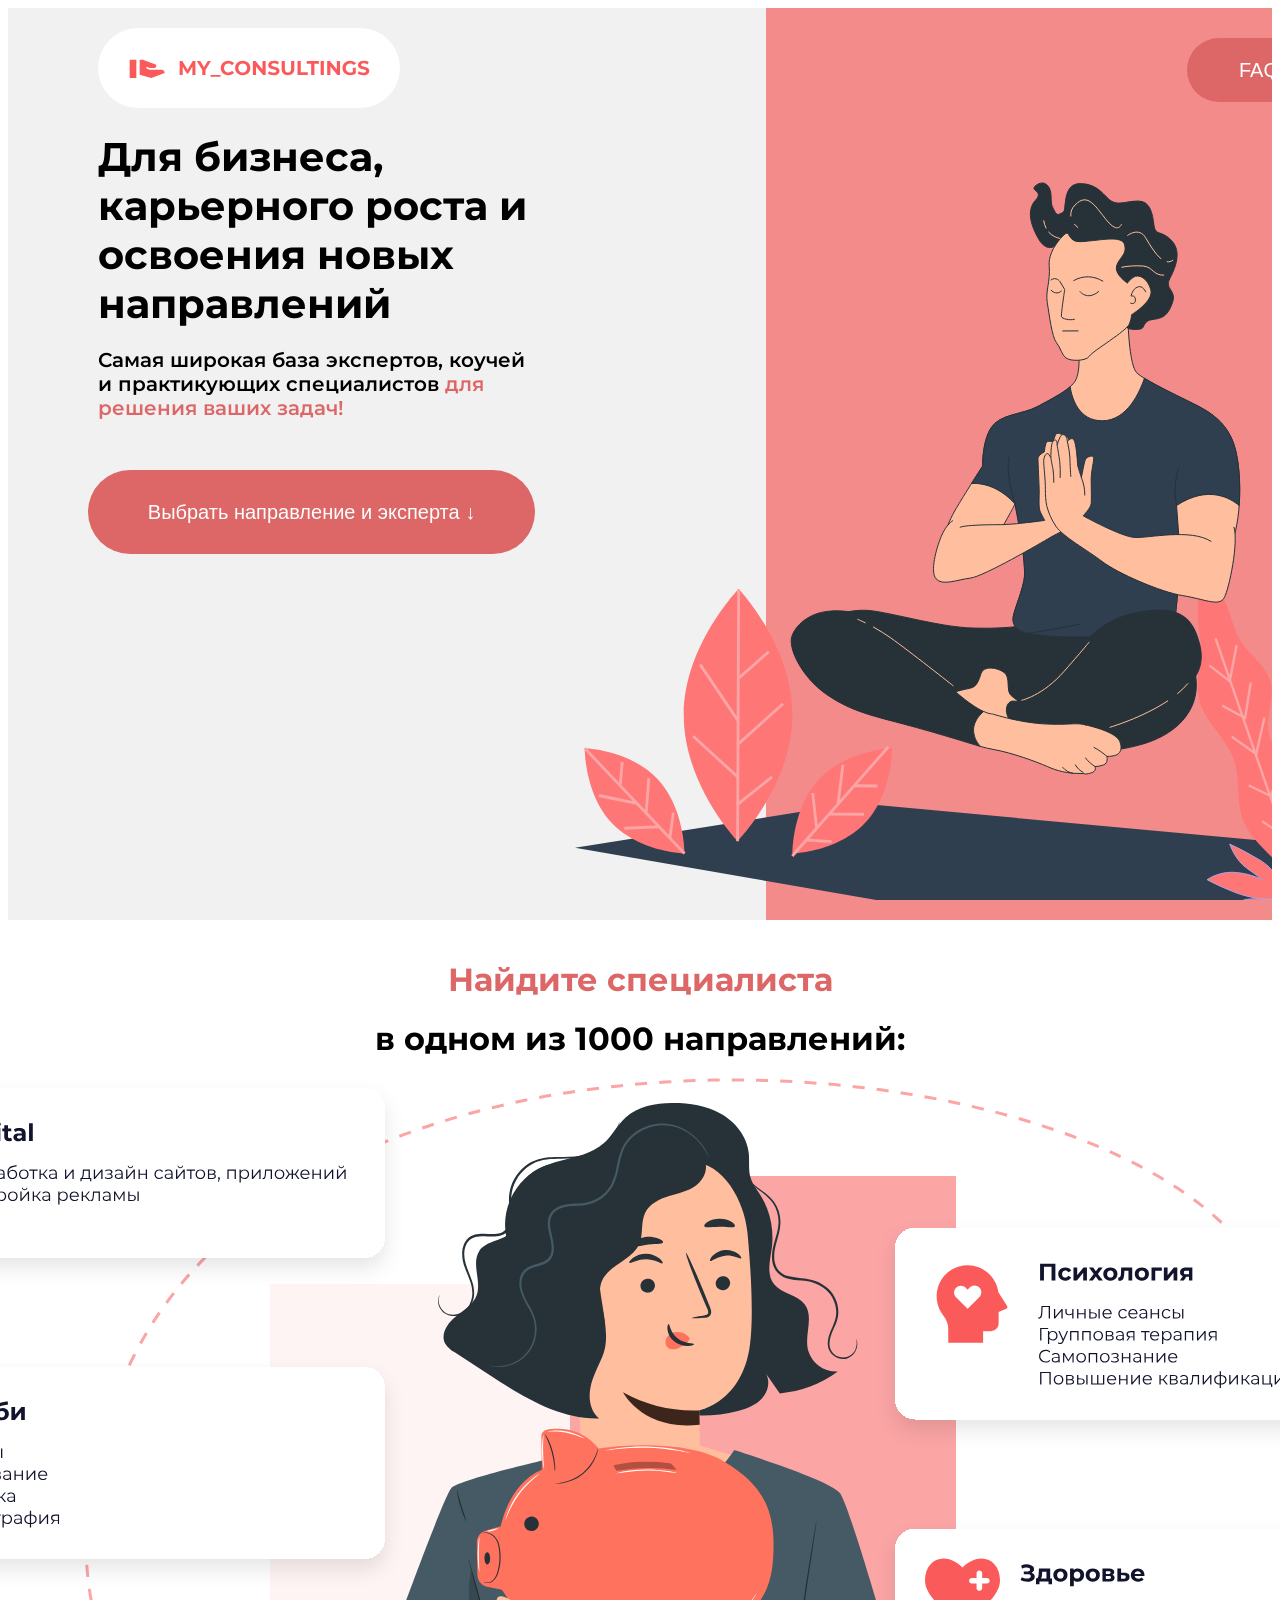
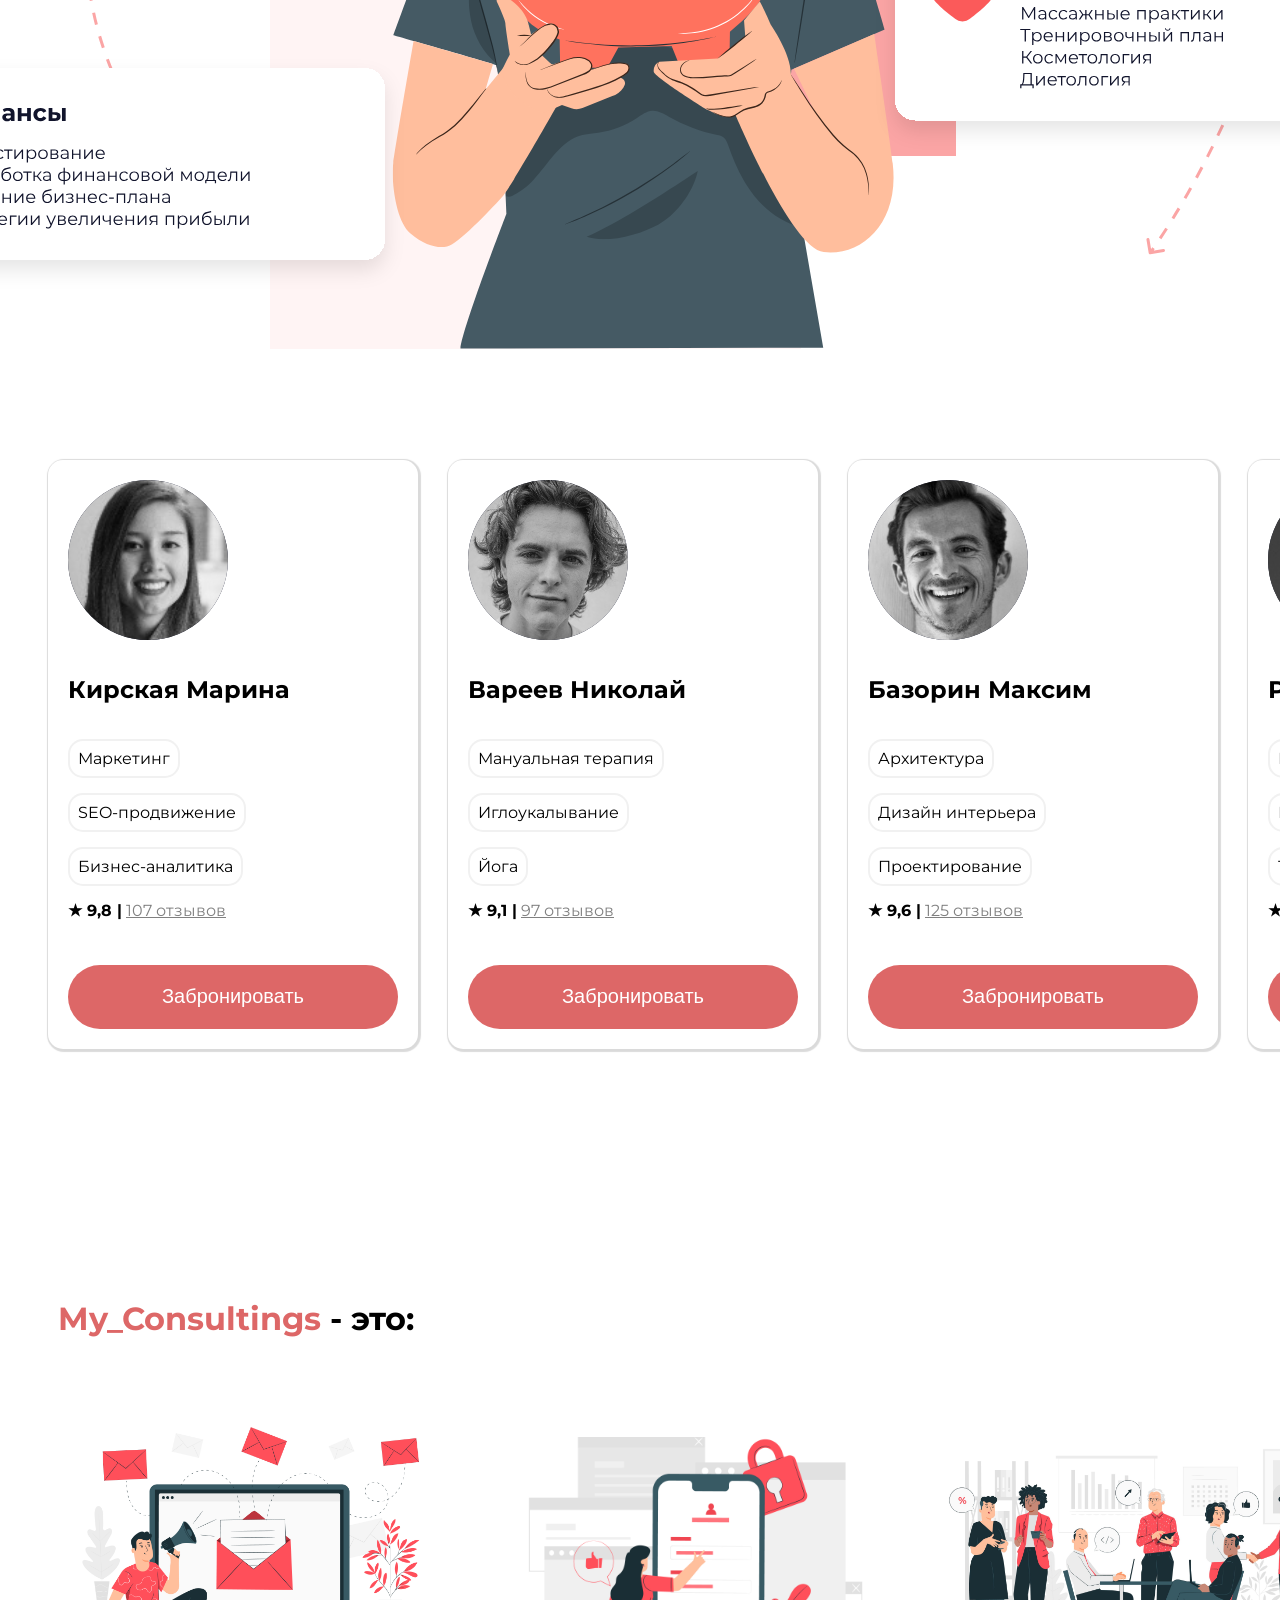
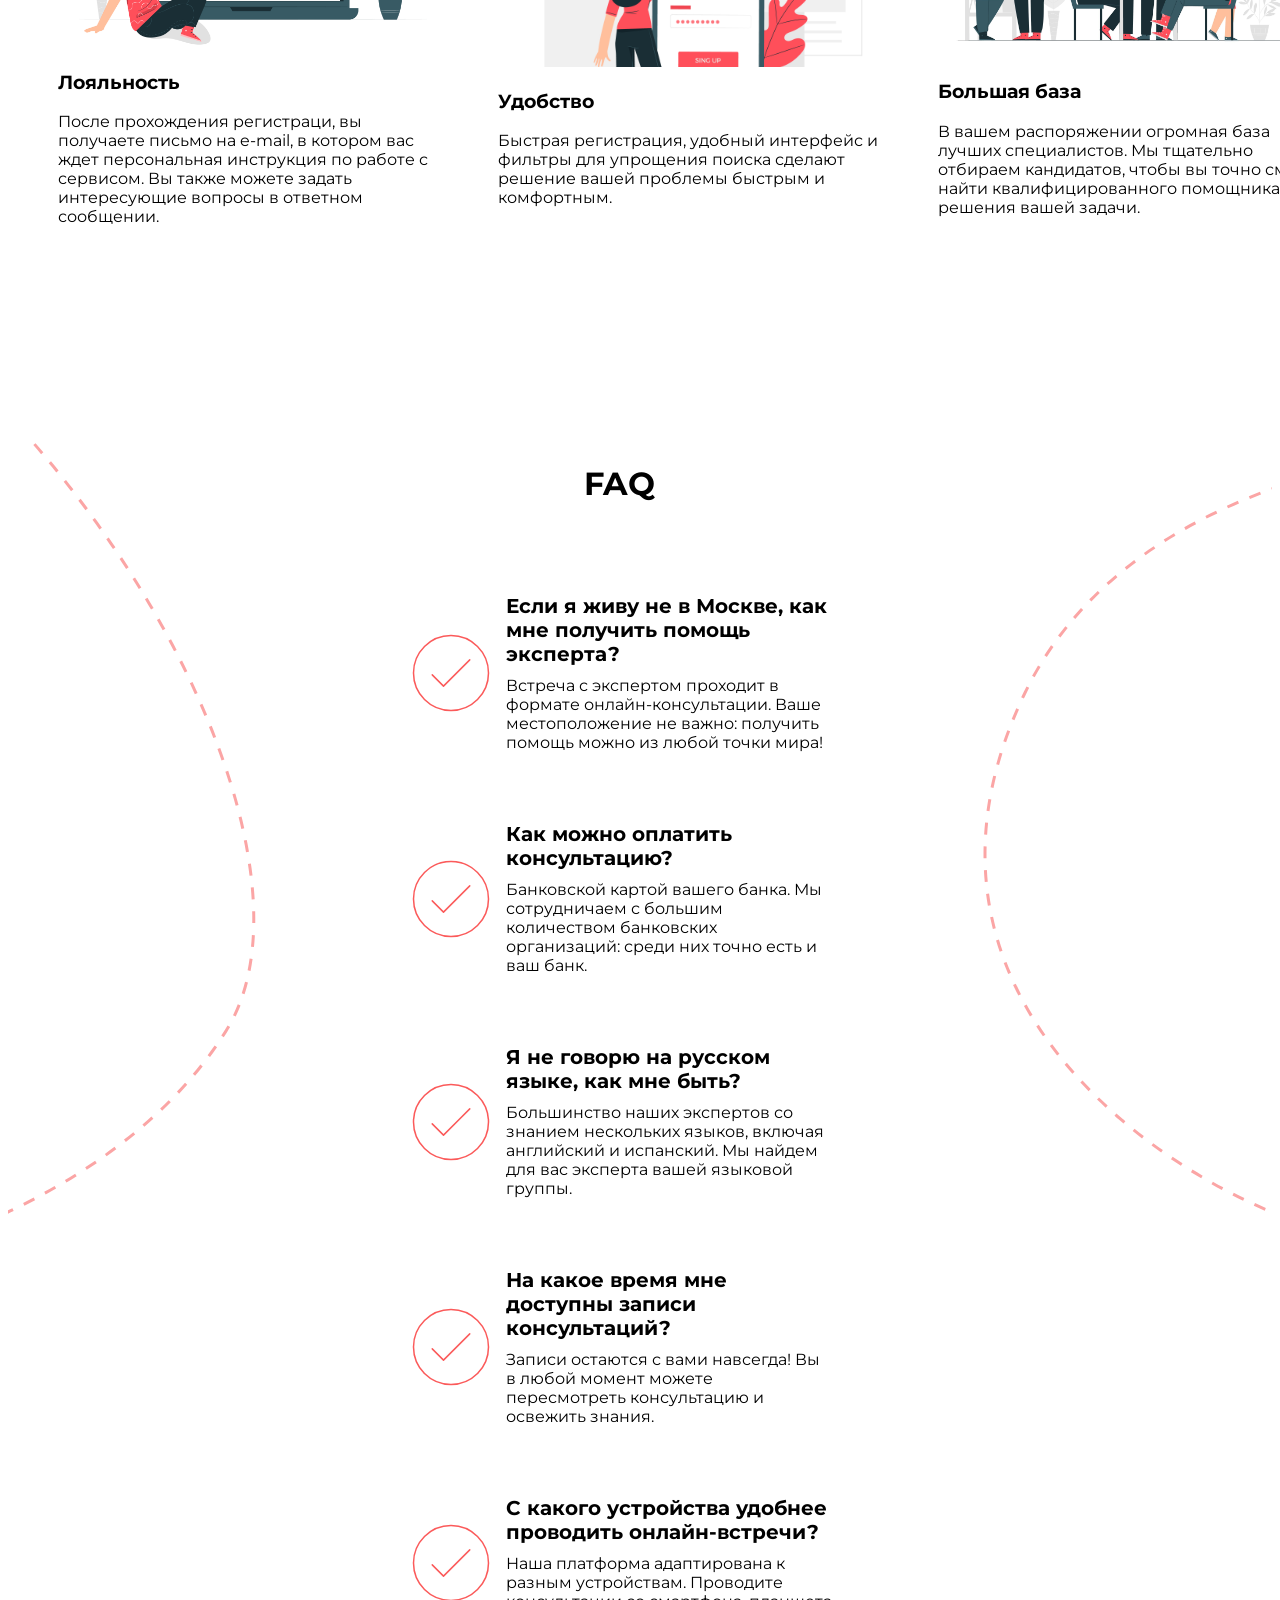
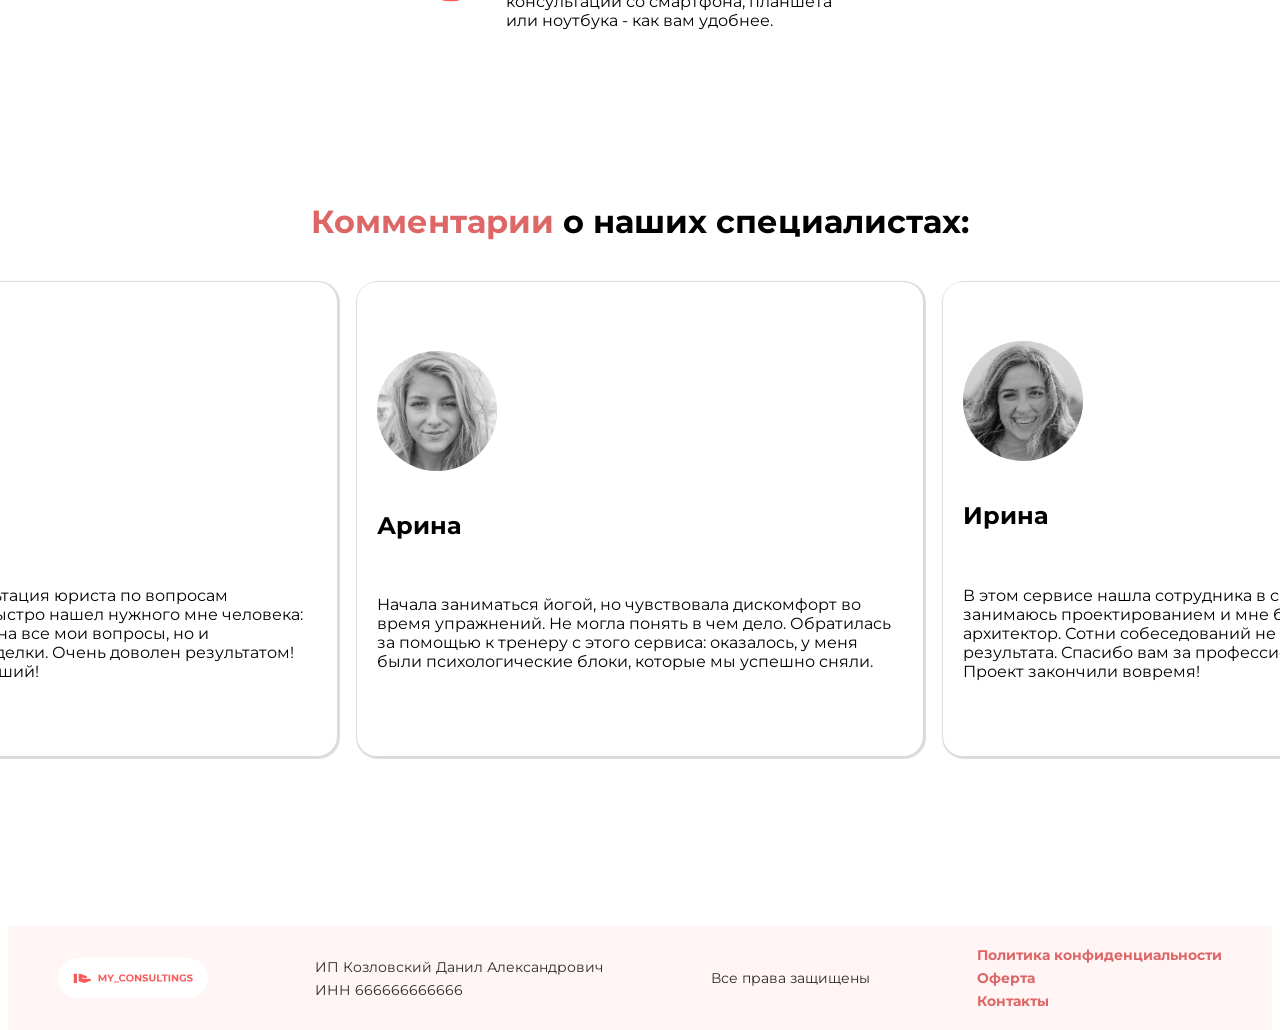
<file: index.html>
<!DOCTYPE html>
<html lang="ru">
<head>
    <link href='https://fonts.googleapis.com/css?family=Montserrat' rel='stylesheet'>
    <meta charset="UTF-8">
    <meta name="robots" content="noindex, nofollow">
    <meta name="viewport" content="width=device-width, initial-scale=1.0">
    <title>Консультація</title>
    <link rel="stylesheet" href="css/consultfigma.css">
</head>
<body>
<div class="headpage">
    <main class="main">
        <header class="header"><a href="#">
            <img src="img/logo_consult.svg" alt="logo" class="logo">
        </a>
        <div style="font-weight: bold; font-size: 40px; margin-top: 20px;">Для бизнеса, карьерного
             роста и освоения новых
              направлений</div>
              <p style="font-weight: 600; font-size: 20px">Самая широкая база экспертов, коучей и практикующих специалистов <span style="color: rgb(221, 103, 103);">для решения ваших задач!</span></p>
              <button class="button" style="width: 447px; height: 84px; margin-top: 30px ;margin-left: -10px"><a href="#">Выбрать направление и эксперта ↓</a></button>
        </header>
        <div class="blockimage">
        <div class="button-group">
            <button class="button" style="width: 145px; height: 64px;"><a href="#FAQ">FAQ</a></button>
            <button class="button" style="width: 178px; height: 64px;"><a href="#">ВОЙТИ</a></button>
        </div>
        <img src="img/Group.svg" alt="image" class="image">
        </div>
    </main>
</div>

<header class="header2">
    <span style="color:rgb(221, 103, 103) ;">Найдите специалиста</span> в одном из 1000 направлений:
    <div class="blockimage2">
        <img src="img/left.svg" alt="image" class="left">
        <img src="img/Bckgrnd_img.svg" alt="image" class="image2">
        <img src="img/right.svg" alt="image" class="right">
</header>

<div >
    <ul class="expert-list">
        <li class="expert-item">
            <img src="img/Ellipse 1.svg">
            <h2>Кирская Марина</h2>
            <div class="expert-info">Маркетинг</div>
            <div class="expert-info">SEO-продвижение</div>
            <div class="expert-info">Бизнес-аналитика</div>
            <div><span style="font-weight: bold">★ 9,8 |</span> <u style="color: gray;">107 отзывов</u></div>
            <button class="button" style="width: 330px; height: 64px; margin-top: 30px;"><a href="#">Забронировать</a></button>
        </li>
    
        <li class="expert-item" >
            
            <img src="img/Ellipse 1 (1).svg" alt="Эксперт">
            <h2>Вареев Николай</h2>
            <div class="expert-info">Мануальная терапия</div>
            <div class="expert-info">Иглоукалывание</div>
            <div class="expert-info">Йога</div>
            <div><span style="font-weight: bold">★ 9,1 |</span> <u style="color: gray;">97 отзывов</u></div>
            <button class="button" style="width: 330px; height: 64px; margin-top: 30px;"><a href="#">Забронировать</a></button>
        </li>

        <li class="expert-item">
            <img src="img/Ellipse 1 (2).svg">
            <h2>Базорин Максим</h2>
            <div class="expert-info">Архитектура</div>
            <div class="expert-info">Дизайн интерьера</div>
            <div class="expert-info">Проектирование</div>
            <div><span style="font-weight: bold">★ 9,6 |</span> <u style="color: gray;">125 отзывов</u></div>
            <button class="button" style="width: 330px; height: 64px; margin-top: 30px;"><a href="#">Забронировать</a></button>
        </li>

        <li class="expert-item" style="position: relative;">
            <div class="expert-10000">+<span style ="color:rgb(221, 103, 103); font-weight: bold;">10.000 экспертов</span></div>
            <img src="img/Ellipse 1 (3).svg">
            <h2>Рябова Ксения</h2>
            <div class="expert-info">Косметология</div>
            <div class="expert-info">Рябова Ксения</div>
            <div class="expert-info">Трихология</div>
            <div><span style="font-weight: bold">★ 9,3 |</span> <u style="color: gray;">91 отзыв</u></div>
            <button class="button" style="width: 330px; height: 64px; margin-top: 30px;"><a href="#">Забронировать</a></button>
        </li>
    </ul>

</div>

<h1 style="margin-top: 250px; margin-bottom: 80px; margin-right: 50px;
    margin-left: 50px;"><span style="color: rgb(221, 103, 103);">My_Consultings</span> - это:</h1>

<div class="imageblock">
    <div class="imagedesription">
    <img src="img/Rectangle 2.svg" alt="image" ><h3>Лояльность</h3>
<p>После прохождения регистраци, вы получаете письмо на e-mail, в котором вас ждет персональная инструкция по работе с сервисом. Вы также можете задать интересующие вопросы в ответном сообщении.</p>
</div>
    
        <div class="imagedesription">
        <img src="img/Rectangle 3.svg" alt="image"><h3>Удобство</h3>
        <p>Быстрая регистрация, удобный интерфейс и фильтры для упрощения поиска сделают решение вашей проблемы быстрым и комфортным.</p>
</div>

            <div class="imagedesription">
            <img src="img/Rectangle 4.svg" alt="image"><h3>Большая база</h3>
            <p>В вашем распоряжении огромная база лучших специалистов. Мы тщательно отбираем кандидатов, чтобы вы точно смогли найти квалифицированного помощника для решения вашей задачи.</p>

</div>

                <div class="imagedesription">
                <img src="img/Rectangle 5.svg" alt="image"><h3>Безопасность</h3>
                <p>Перед тем, как рекомендовать вам специалиста, мы тщательно проверяем его данные. Гарантируем комфорт и безопасность на нашем портале.</p>
</div>
</div>
<div class="FAQ-block">
  <img src="img/Vector 2.svg" class="FAQ-image-left">
<div id="FAQ" class="FAQ">
<h1>FAQ</h1> 
<div><img src="img/iconoir_check-circle.svg" class="check"><div class="question">Если я живу не в Москве, как мне получить помощь эксперта?</div>
<div class="answer">Встреча с экспертом проходит в формате онлайн-консультации. Ваше местоположение не важно: получить помощь можно из любой точки мира!</div>
</div>
<div><img src="img/iconoir_check-circle.svg" class="check"><div class="question">Как можно оплатить консультацию?</div>
<div class="answer">Банковской картой вашего банка. Мы сотрудничаем с большим количеством банковских организаций: среди них точно есть и ваш банк.</div>
</div>
<div><img src="img/iconoir_check-circle.svg" class="check"><div class="question">Я не говорю на русском языке, как мне быть?</div>
<div class="answer">Большинство наших экспертов со знанием нескольких языков, включая английский и испанский. Мы найдем для вас эксперта вашей языковой группы.</div>
</div>
<div><img src="img/iconoir_check-circle.svg" class="check"><div class="question">На какое время мне доступны записи консультаций?</div>
<div class="answer">Записи остаются с вами навсегда! Вы в любой момент можете пересмотреть консультацию и освежить знания.</div>
</div>
<div><img src="img/iconoir_check-circle.svg" class="check"><div class="question">С какого устройства удобнее проводить онлайн-встречи?</div>
<div class="answer">Наша платформа адаптирована к разным устройствам. Проводите консультации со смартфона, планшета или ноутбука - как вам удобнее.</div>
</div>
</div>
<img src="img/Vector 1.svg" class="FAQ-image-right">
</div>
<header class="header3">
<h1><span style="color: rgb(221, 103, 103);">Комментарии</span> о наших специалистах:</h1>
<div class="commentblock">
    <div class="comment">
        <img src="img/Ellipse 2.svg" alt="image" class="commentimage">
        <h2>Алексей</h2>
        <p>Мне нужна была консультация юриста по вопросам недвижимости. Очень быстро нашел нужного мне человека: он не только дал ответы на все мои вопросы, но и сопровождал до конца сделки. Очень доволен результатом! Этот сервис - просто лучший!</p>
    </div>
    <div class="comment">
        <img src="img/Ellipse 3.svg" alt="image" class="commentimage">
        <h2>Арина</h2>
        <p>Начала заниматься йогой, но чувствовала дискомфорт во время упражнений. Не могла понять в чем дело. Обратилась за помощью к тренеру с этого сервиса: оказалось, у меня были психологические блоки, которые мы успешно сняли.</p>
    </div>
    <div class="comment">
        <img src="img/Ellipse 4.svg" alt="image" class="commentimage">
        <h2>Ирина</h2>
        <p>В этом сервисе нашла сотрудника в свою команду. Я занимаюсь проектированием и мне был необходим архитектор. Сотни собеседований не дали никакого результата. Спасибо вам за профессионала своего дела. Проект закончили вовремя!</p>
    </div>
</div>
    </header>

<footer class="footer">
    <div class="footer-text"><img src="img/logo_consult.svg"></div>
    <div class="footer-text">ИП Козловский Данил Александрович
        <div>ИНН 666666666666</div>
    </div>
    <div class="footer-text">Все права защищены</div>
    <div class="footer-text">
        <a href="#">Политика конфиденциальности</a>
        <a href="#">Оферта</a>
        <a href="#">Контакты</a>
    </div>
</footer>
        
</body>
</html>
</file>
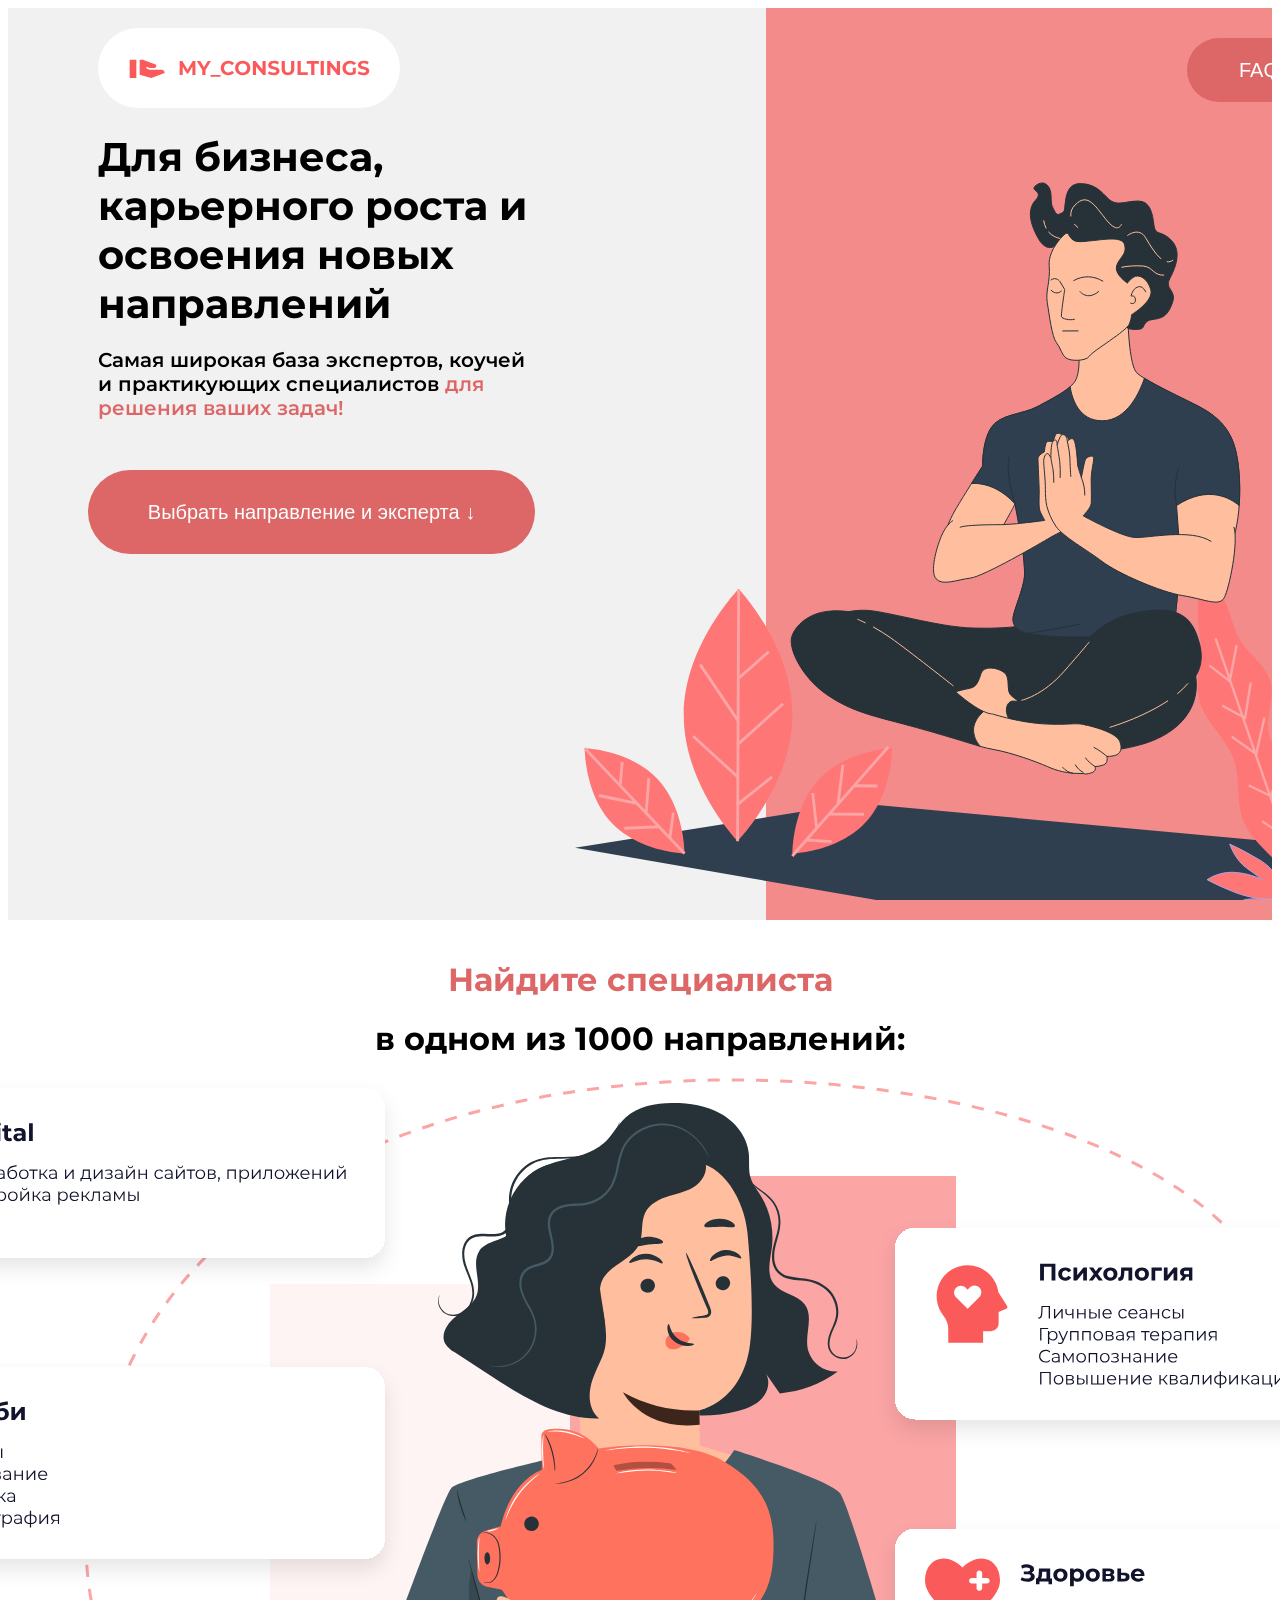
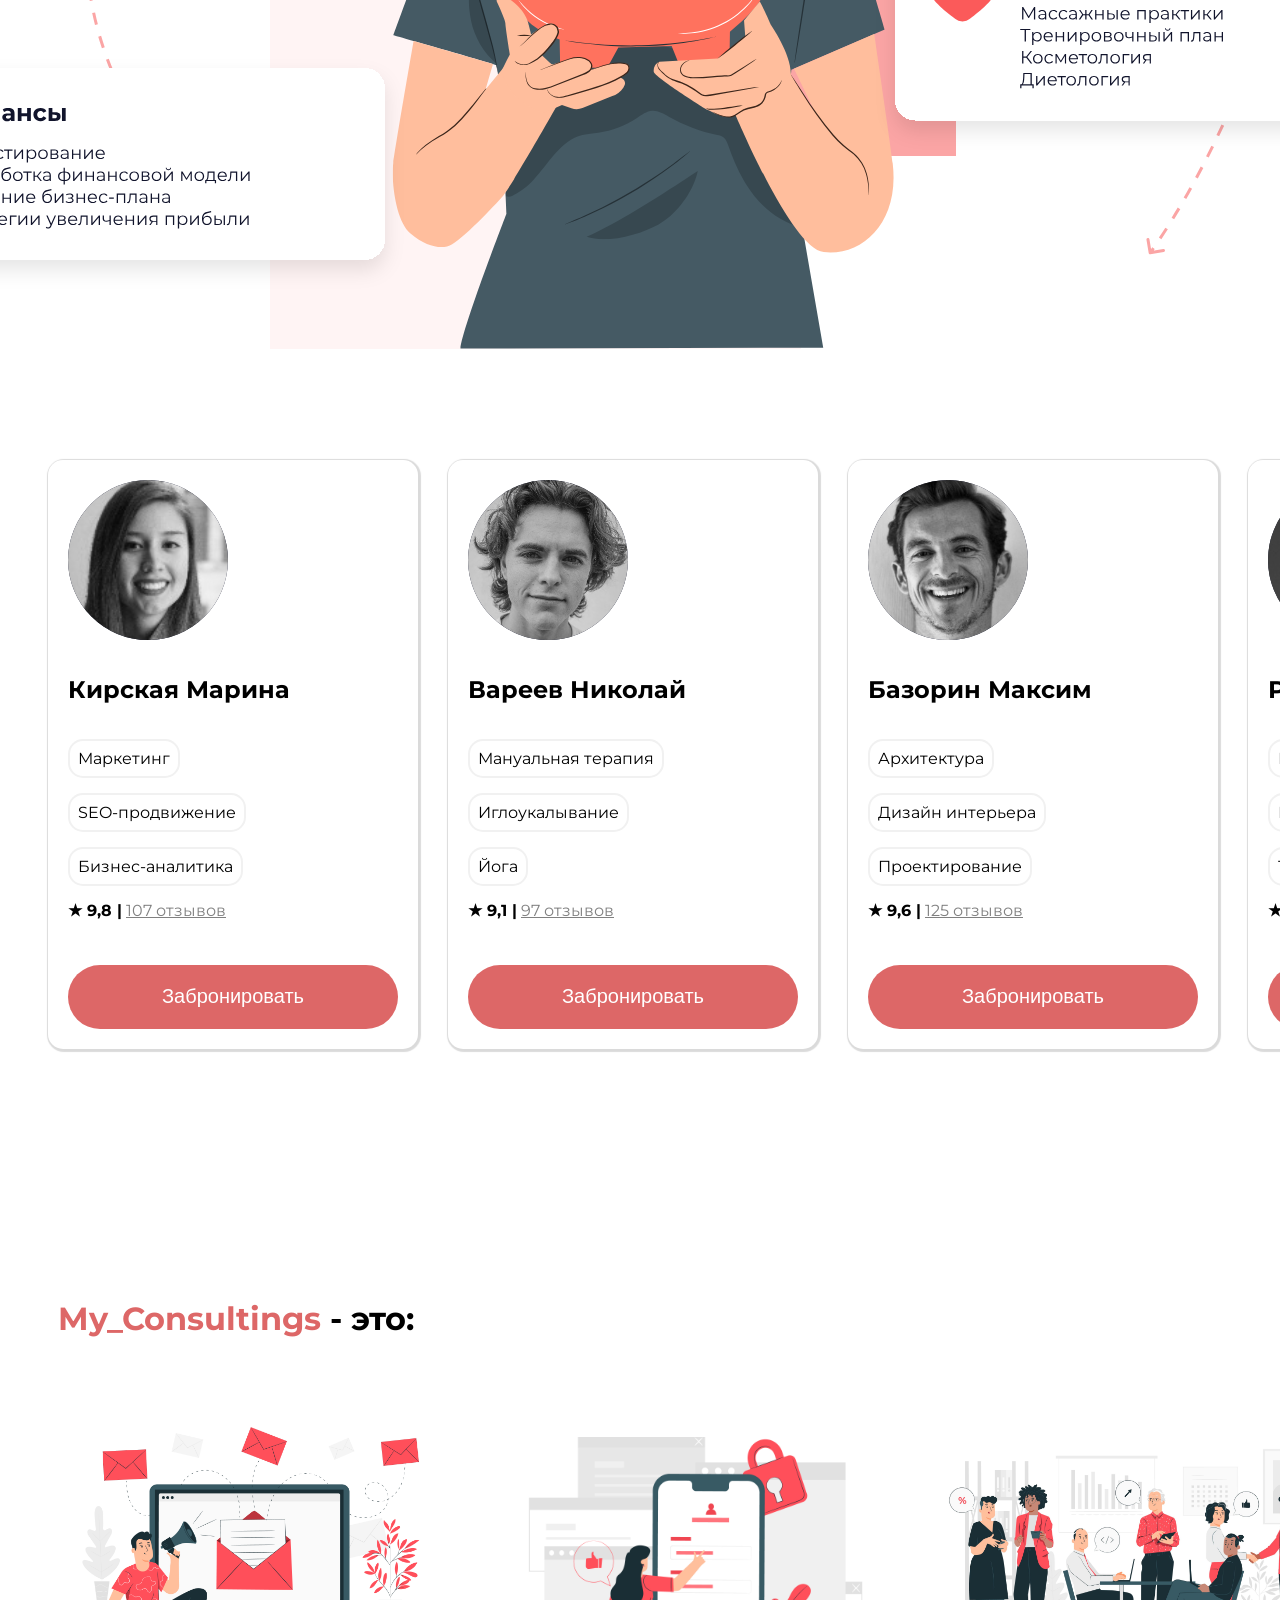
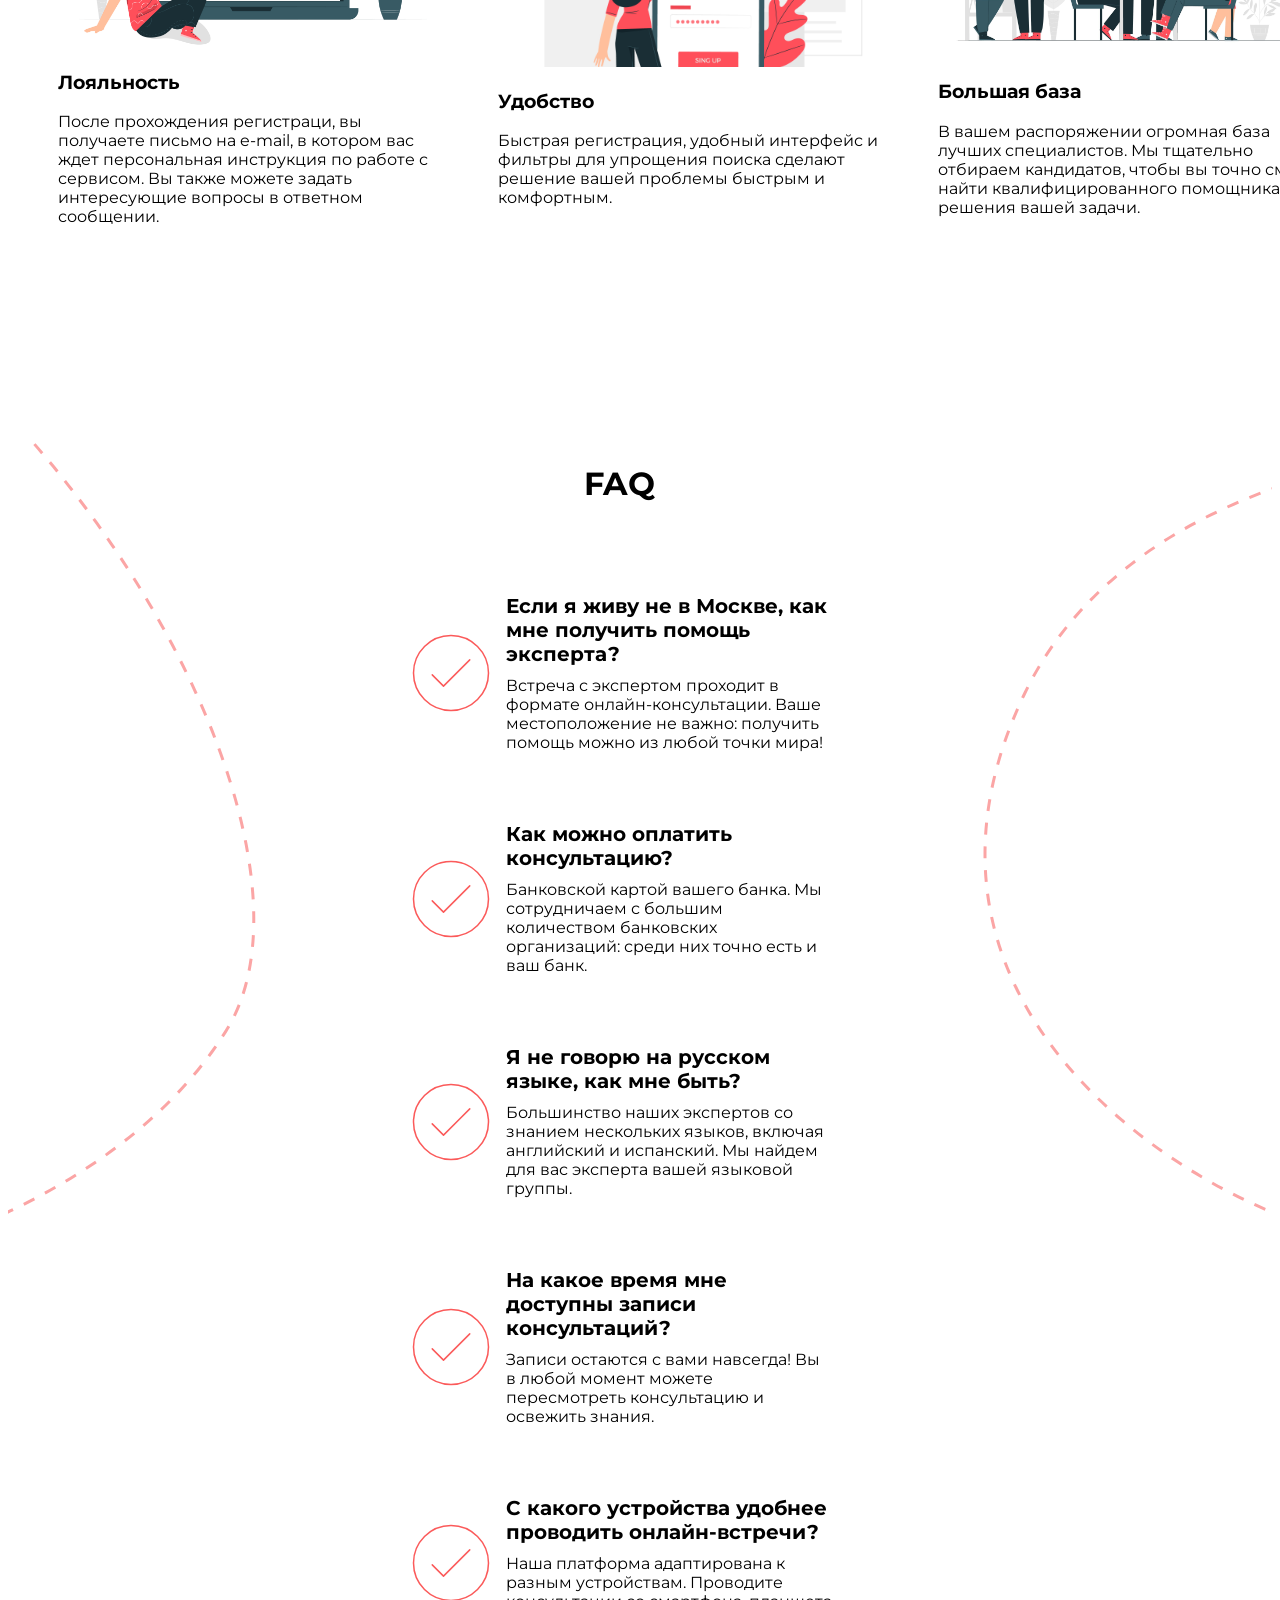
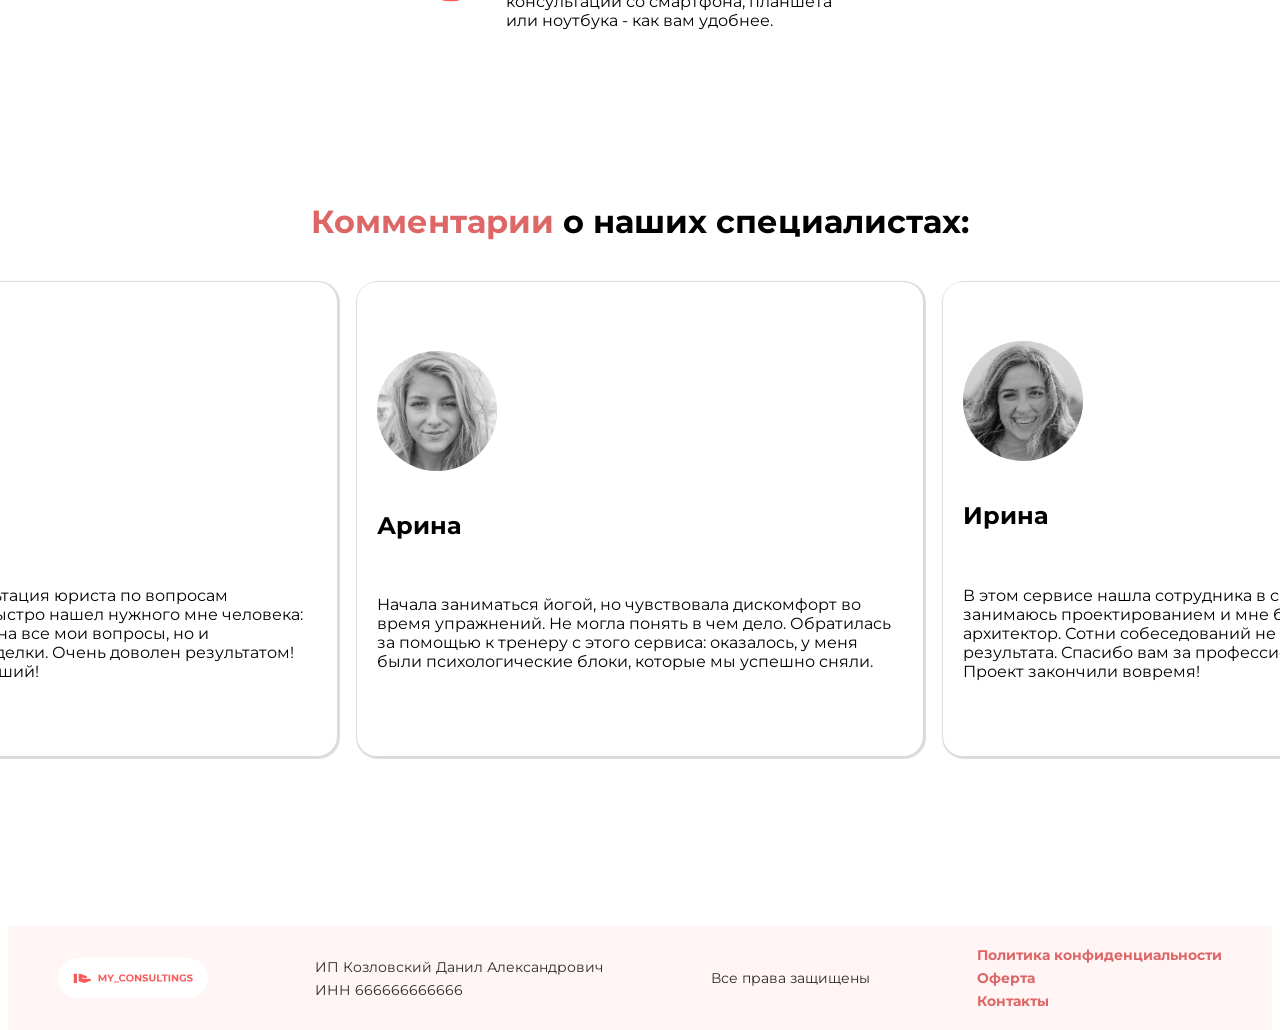
<file: index_consult_figma.html>
<!DOCTYPE html>
<html lang="ru">
<head>
    <link href='https://fonts.googleapis.com/css?family=Montserrat' rel='stylesheet'>
    <meta charset="UTF-8">
    <meta name="robots" content="noindex, nofollow">
    <meta name="viewport" content="width=device-width, initial-scale=1.0">
    <title>Консультація</title>
    <link rel="stylesheet" href="/css/consultfigma.css">
</head>
<body>
<div class="headpage">
    <main class="main">
        <header class="header"><a href="#">
            <img src="/img/logo_consult.svg" alt="logo" class="logo">
        </a>
        <div style="font-weight: bold; font-size: 40px; margin-top: 20px;">Для бизнеса, карьерного
             роста и освоения новых
              направлений</div>
              <p style="font-weight: 600; font-size: 20px">Самая широкая база экспертов, коучей и практикующих специалистов <span style="color: rgb(221, 103, 103);">для решения ваших задач!</span></p>
              <button class="button" style="width: 447px; height: 84px; margin-top: 30px ;margin-left: -10px"><a href="#">Выбрать направление и эксперта ↓</a></button>
        </header>
        <div class="blockimage">
        <div class="button-group">
            <button class="button" style="width: 145px; height: 64px;"><a href="#FAQ">FAQ</a></button>
            <button class="button" style="width: 178px; height: 64px;"><a href="#">ВОЙТИ</a></button>
        </div>
        <img src="/img/Group.svg" alt="image" class="image">
        </div>
    </main>
</div>

<header class="header2">
    <span style="color:rgb(221, 103, 103) ;">Найдите специалиста</span> в одном из 1000 направлений:
    <div class="blockimage2">
        <img src="/img/left.svg" alt="image" class="left">
        <img src="/img/Bckgrnd_img.svg" alt="image" class="image2">
        <img src="/img/right.svg" alt="image" class="right">
</header>

<div >
    <ul class="expert-list">
        <li class="expert-item">
            <img src="img/Ellipse 1.svg">
            <h2>Кирская Марина</h2>
            <div class="expert-info">Маркетинг</div>
            <div class="expert-info">SEO-продвижение</div>
            <div class="expert-info">Бизнес-аналитика</div>
            <div><span style="font-weight: bold">★ 9,8 |</span> <u style="color: gray;">107 отзывов</u></div>
            <button class="button" style="width: 330px; height: 64px; margin-top: 30px;"><a href="#">Забронировать</a></button>
        </li>
    
        <li class="expert-item" >
            
            <img src="img/Ellipse 1 (1).svg" alt="Эксперт">
            <h2>Вареев Николай</h2>
            <div class="expert-info">Мануальная терапия</div>
            <div class="expert-info">Иглоукалывание</div>
            <div class="expert-info">Йога</div>
            <div><span style="font-weight: bold">★ 9,1 |</span> <u style="color: gray;">97 отзывов</u></div>
            <button class="button" style="width: 330px; height: 64px; margin-top: 30px;"><a href="#">Забронировать</a></button>
        </li>

        <li class="expert-item">
            <img src="img/Ellipse 1 (2).svg">
            <h2>Базорин Максим</h2>
            <div class="expert-info">Архитектура</div>
            <div class="expert-info">Дизайн интерьера</div>
            <div class="expert-info">Проектирование</div>
            <div><span style="font-weight: bold">★ 9,6 |</span> <u style="color: gray;">125 отзывов</u></div>
            <button class="button" style="width: 330px; height: 64px; margin-top: 30px;"><a href="#">Забронировать</a></button>
        </li>

        <li class="expert-item" style="position: relative;">
            <div class="expert-10000">+<span style ="color:rgb(221, 103, 103); font-weight: bold;">10.000 экспертов</span></div>
            <img src="img/Ellipse 1 (3).svg">
            <h2>Рябова Ксения</h2>
            <div class="expert-info">Косметология</div>
            <div class="expert-info">Рябова Ксения</div>
            <div class="expert-info">Трихология</div>
            <div><span style="font-weight: bold">★ 9,3 |</span> <u style="color: gray;">91 отзыв</u></div>
            <button class="button" style="width: 330px; height: 64px; margin-top: 30px;"><a href="#">Забронировать</a></button>
        </li>
    </ul>

</div>

<h1 style="margin-top: 250px; margin-bottom: 80px; margin-right: 50px;
    margin-left: 50px;"><span style="color: rgb(221, 103, 103);">My_Consultings</span> - это:</h1>

<div class="imageblock">
    <div class="imagedesription">
    <img src="/img/Rectangle 2.svg" alt="image" ><h3>Лояльность</h3>
<p>После прохождения регистраци, вы получаете письмо на e-mail, в котором вас ждет персональная инструкция по работе с сервисом. Вы также можете задать интересующие вопросы в ответном сообщении.</p>
</div>
    
        <div class="imagedesription">
        <img src="/img/Rectangle 3.svg" alt="image"><h3>Удобство</h3>
        <p>Быстрая регистрация, удобный интерфейс и фильтры для упрощения поиска сделают решение вашей проблемы быстрым и комфортным.</p>
</div>

            <div class="imagedesription">
            <img src="/img/Rectangle 4.svg" alt="image"><h3>Большая база</h3>
            <p>В вашем распоряжении огромная база лучших специалистов. Мы тщательно отбираем кандидатов, чтобы вы точно смогли найти квалифицированного помощника для решения вашей задачи.</p>

</div>

                <div class="imagedesription">
                <img src="/img/Rectangle 5.svg" alt="image"><h3>Безопасность</h3>
                <p>Перед тем, как рекомендовать вам специалиста, мы тщательно проверяем его данные. Гарантируем комфорт и безопасность на нашем портале.</p>
</div>
</div>
<div class="FAQ-block">
  <img src="/img/Vector 2.svg" class="FAQ-image-left">
<div id="FAQ" class="FAQ">
<h1>FAQ</h1> 
<div><img src="/img/iconoir_check-circle.svg" class="check"><div class="question">Если я живу не в Москве, как мне получить помощь эксперта?</div>
<div class="answer">Встреча с экспертом проходит в формате онлайн-консультации. Ваше местоположение не важно: получить помощь можно из любой точки мира!</div>
</div>
<div><img src="/img/iconoir_check-circle.svg" class="check"><div class="question">Как можно оплатить консультацию?</div>
<div class="answer">Банковской картой вашего банка. Мы сотрудничаем с большим количеством банковских организаций: среди них точно есть и ваш банк.</div>
</div>
<div><img src="/img/iconoir_check-circle.svg" class="check"><div class="question">Я не говорю на русском языке, как мне быть?</div>
<div class="answer">Большинство наших экспертов со знанием нескольких языков, включая английский и испанский. Мы найдем для вас эксперта вашей языковой группы.</div>
</div>
<div><img src="/img/iconoir_check-circle.svg" class="check"><div class="question">На какое время мне доступны записи консультаций?</div>
<div class="answer">Записи остаются с вами навсегда! Вы в любой момент можете пересмотреть консультацию и освежить знания.</div>
</div>
<div><img src="/img/iconoir_check-circle.svg" class="check"><div class="question">С какого устройства удобнее проводить онлайн-встречи?</div>
<div class="answer">Наша платформа адаптирована к разным устройствам. Проводите консультации со смартфона, планшета или ноутбука - как вам удобнее.</div>
</div>
</div>
<img src="/img/Vector 1.svg" class="FAQ-image-right">
</div>
<header class="header3">
<h1><span style="color: rgb(221, 103, 103);">Комментарии</span> о наших специалистах:</h1>
<div class="commentblock">
    <div class="comment">
        <img src="/img/Ellipse 2.svg" alt="image" class="commentimage">
        <h2>Алексей</h2>
        <p>Мне нужна была консультация юриста по вопросам недвижимости. Очень быстро нашел нужного мне человека: он не только дал ответы на все мои вопросы, но и сопровождал до конца сделки. Очень доволен результатом! Этот сервис - просто лучший!</p>
    </div>
    <div class="comment">
        <img src="/img/Ellipse 3.svg" alt="image" class="commentimage">
        <h2>Арина</h2>
        <p>Начала заниматься йогой, но чувствовала дискомфорт во время упражнений. Не могла понять в чем дело. Обратилась за помощью к тренеру с этого сервиса: оказалось, у меня были психологические блоки, которые мы успешно сняли.</p>
    </div>
    <div class="comment">
        <img src="/img/Ellipse 4.svg" alt="image" class="commentimage">
        <h2>Ирина</h2>
        <p>В этом сервисе нашла сотрудника в свою команду. Я занимаюсь проектированием и мне был необходим архитектор. Сотни собеседований не дали никакого результата. Спасибо вам за профессионала своего дела. Проект закончили вовремя!</p>
    </div>
</div>
    </header>

<footer class="footer">
    <div class="footer-text"><img src="img/logo_consult.svg"></div>
    <div class="footer-text">ИП Козловский Данил Александрович
        <div>ИНН 666666666666</div>
    </div>
    <div class="footer-text">Все права защищены</div>
    <div class="footer-text">
        <a href="#">Политика конфиденциальности</a>
        <a href="#">Оферта</a>
        <a href="#">Контакты</a>
    </div>
</footer>
        
</body>
</html>
</file>
<file: css/consultfigma.css>
html{
font-family: Montserrat;
margin: 0;
padding: 0;
height: 100%;
border: 0;
}

.headpage {
    margin: 0;
    padding: 0;
    position: relative;
    background: linear-gradient(90deg, #f1f1f1 60%, #f38b8b 40%);
    min-height: 100vh;
    overflow: hidden;
    border: 0;
}

.background::before {
    content: '';
    position: absolute;
    top: 50%;
    left: 20%;
    transform: translate(-50%, -50%);
    width: 300px;
    height: 300px;
    z-index: 1;
}

.main{
    padding-top: 10px ;
    padding-left: 70px;
    padding-right: 70px;
    display: grid;
    grid-template-columns: 2fr 1fr ;
    position: relative;
    z-index: 2;
}

.header2
{
    font-weight: bold;
     font-size: 32px;
     margin-top: 20px;
    display: flex;
    flex-direction: column;
    justify-content: center;
    align-items: center;
    padding: 20px 0;
    gap: 20px;
}

.main > .header{
    gap: 50px;
    padding-top: 0;
    align-items: center;
    padding: 10px 20px;
    max-width: 1120px;
}

.button{

  font-size: 20px;
   border-radius: 50px;
    border: none;
    color:white;
  background-color: rgb(221, 103, 103);
}

.button-group {
    margin-left: 470px;
    display: flex;
    gap: 20px; 
    justify-content: flex-end;
  }

.blockimage{
    gap: 80px;
    display: flex;
    flex-direction: column;
    justify-content: center;
    align-items: center;
    padding: 20px;
}

.blockimage > .image{
    margin-right: 150px;
}

.blockimage2{
    display: flex;
    justify-content: center;
}

.blockimage2 .image2 {
    margin-left: 100px;
   position: absolute;
}

.blockimage2 .right{
margin-left: 00px;
z-index: 2;
}
.blockimage2 .left{
margin-right: 470px;
z-index: 2;
}

.expert-list{
justify-content: space-between;
gap: 30px;
margin-top: 150px;
display: grid;
grid-template-columns: repeat(4, 1fr);
}

li{
    list-style: none;
    padding: 0;
    margin: 0;
}

.expert-list > .expert-item{
    max-width: 390px;
    align-items: flex-start;
    border-radius: 15px;
    box-shadow: 1px 1px 1px 2px  rgba(0, 0, 0, 0.144); 
    border: 2px;
    display: flex;
    flex-direction: column;
    padding: 20px;
    gap: 15px;
}

.expert-info{
    box-shadow: #f1f1f1 0px 0px 0px 2px inset;
    border-radius: 15px;
    display: flex;
    flex-direction: column;
    align-items: center;
    padding: 10px;
}

.expert-10000{
    background-color: white;
    height: 100px; /* Reduced height */
    width: 180px; /* Reduced width */
    box-shadow: 4px 4px 10px rgba(0, 0, 0, 0.3); /* Adjusted shadow for smaller size */
    position: absolute;
    top: -50px; 
 left: 240px;
    color: black;
    font-weight: bold;
    font-size: 20px; /* Reduced font size */
    padding: 5px 10px; /* Adjusted padding */
    border-radius: 10px; /* Slightly smaller border radius */
    z-index: 10;
    display: flex; 
    justify-content: center;
    align-items: center;
    text-align: center;
}

.imageblock{
    margin-right: 50px;
    margin-left: 50px;
    grid-template-columns: repeat(4, 1fr);
    display: grid;
    justify-content: space-between;
    align-items: center;
    gap: 50px;
}

.imagedescription{
    display: flex;
    flex-direction: column;
    justify-content: center;
    align-items: center;
    gap: 5px;
}

a{
    text-decoration: none;
    color: white;
}

.FAQ-block{
    gap: 150px;
    margin-top: 100px;
    display: grid;
 grid-template-areas: 
 "FAQ-image-left FAQ FAQ-image-right";
}

.FAQ-image-left{
    margin-left: 0;
    margin-top: 100px;
    grid-area: FAQ-image-left;
}

.FAQ-image-right{
    margin-right: 0;
    margin-top: 100px;
    grid-area: FAQ-image-right;
}

.FAQ{
    grid-area: FAQ;
    margin-top: 100px;
    display: flex;
    flex-direction: column;
    justify-content: center;
    align-items: center;
    gap: 70px;
}

.FAQ > div{
    display: grid;
    grid-template-areas: 
    "check question"
    "check answer";
    align-items: center;
    gap: 10px;
    
}

.check{
    grid-area: check;

}

.answer{
    grid-area: answer;
}

.question{
    grid-area: question;
    font-weight: bolder;
    font-size: 20px;
}

.header3{
    margin-top: 130px;
    display: flex;
    flex-direction: column;
    justify-content: center;
    align-items: center;
    padding: 20px 0;
    gap: 20px;
}

.commentblock{
    margin-left: 150px;
    margin-right: 150px;
    margin-bottom: 150px;
    display: flex;
    justify-content: center;
    align-items: center;
    gap: 20px;
}

.comment{
    
    padding: 20px;
    border-radius: 20px;
    box-shadow: 1px 1px 1px 2px  rgba(0, 0, 0, 0.144);
    border: 20px;
    height: 434px;
    width: 526px;
    display: flex;
    flex-direction: column;
    justify-content: center;
    align-items: flex-start;
    gap: 20px;
}

.footer{
    background-color: #fff5f5; /* Light pink background */
    display: flex;
    flex-direction: row;
    justify-content: space-between;
    align-items: center;
    padding: 20px 50px; /* Add padding for spacing */
    font-size: 14px;
    color: #2c2c2c; /* Dark gray text */
}

.footer-text{
    display: flex;
    flex-direction: column;
    gap: 5px; /* Small gap between lines */
}

.footer-text img{
    width: 150px; /* Adjust logo size */
}

.footer-text a{
    text-decoration: none;
    color: rgb(221, 103, 103); /* Red links */
    font-weight: bold;
}

.footer-text a:hover{
    text-decoration: underline; /* Add underline on hover */
}
</file>
